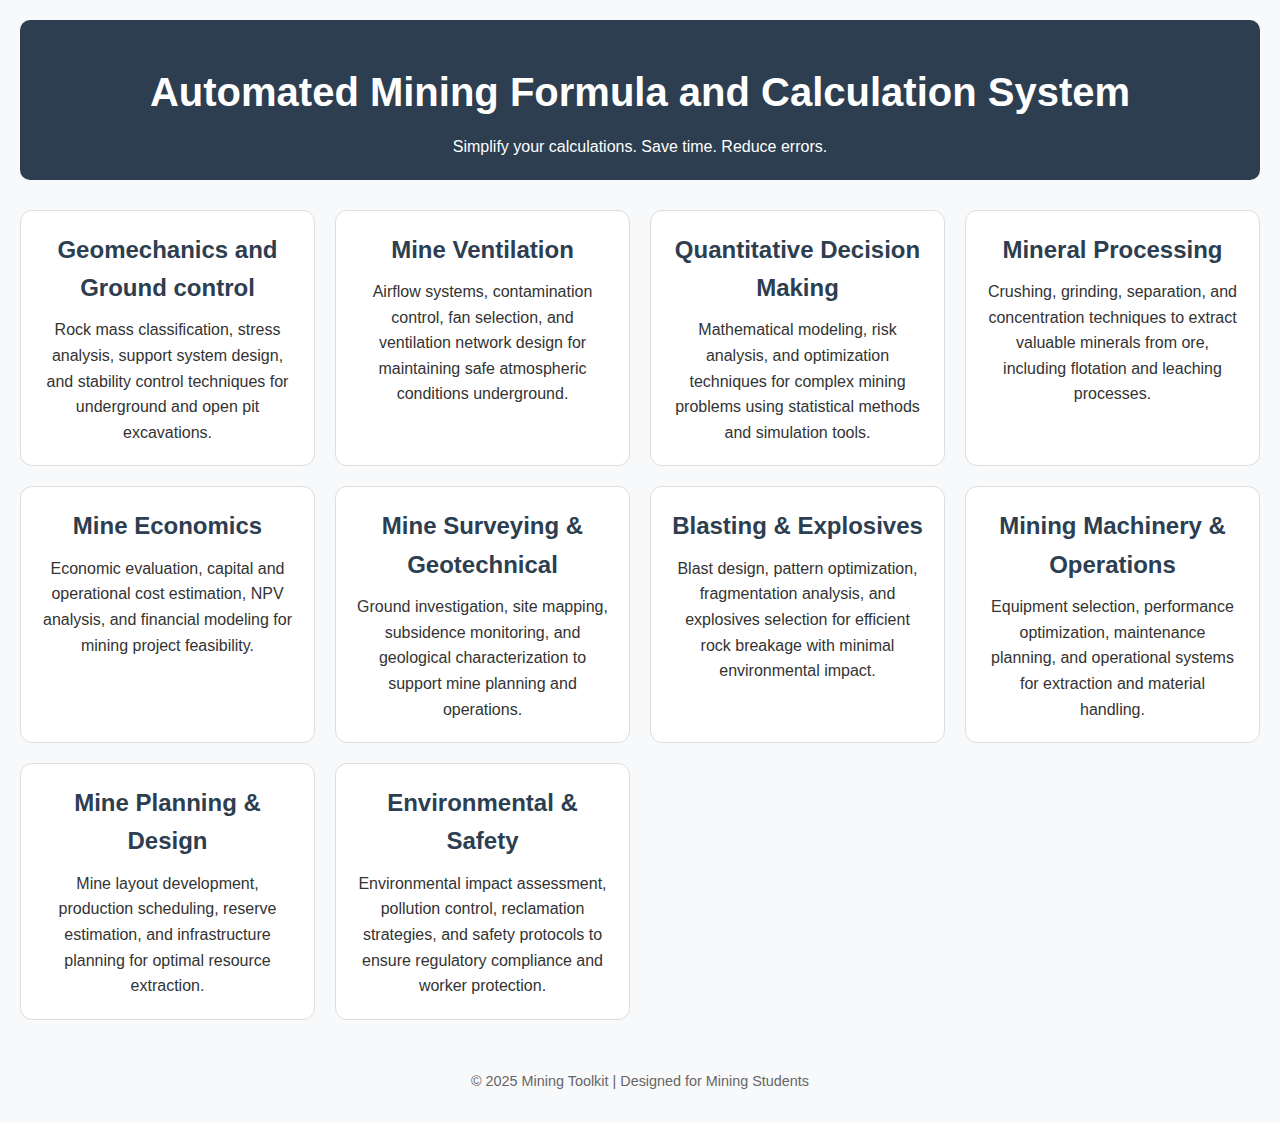
<file: index.html>
<!DOCTYPE html>
<html lang="en">
<head>
    <meta charset="UTF-8" />
    <meta name="viewport" content="width=device-width, initial-scale=1.0"/>
    <title>Mining Engineering Tools</title>
    <link rel="stylesheet" href="style.css" />
</head>
<body>
    <header>
        <h1>Automated Mining Formula and Calculation System </h1>
        <p>Simplify your calculations. Save time. Reduce errors.</p>
    </header>

    <main>
        <section class="grid">
            <!-- Add links to actual pages later -->
            <a href="geomechanics.html" target="_blank" class="card">
                <h2>Geomechanics and Ground control</h2>
                <p>Rock mass classification, stress analysis, support system design, and stability control techniques for underground and open pit excavations.</p>
            </a>

            <a href="ventilation.html" target="_blank" class="card">
                <h2>Mine Ventilation</h2>
                <p>Airflow systems, contamination control, fan selection, and ventilation network design for maintaining safe atmospheric conditions underground.</p>
            </a>

            <a href="QDM.html" target="_blank" class="card">
                <h2>Quantitative Decision Making</h2>
                <p>Mathematical modeling, risk analysis, and optimization techniques for complex mining problems using statistical methods and simulation tools.</p>
            </a>

            <a href="mineral-processing.html" target="_blank" class="card">
                <h2>Mineral Processing</h2>
                <p>Crushing, grinding, separation, and concentration techniques to extract valuable minerals from ore, including flotation and leaching processes.</p>
            </a>

            <a href="mine-economics.html" target="_blank" class="card">
                <h2>Mine Economics</h2>
                <p>Economic evaluation, capital and operational cost estimation, NPV analysis, and financial modeling for mining project feasibility.</p>
            </a>




            <a href="mine_surveying.html" target="_blank" class="card">
                <h2>Mine Surveying & Geotechnical</h2>
                <p>Ground investigation, site mapping, subsidence monitoring, and geological characterization to support mine planning and operations.</p>
            </a>

            <a href="blasting.html" target="_blank" class="card">
                <h2>Blasting & Explosives</h2>
                <p>Blast design, pattern optimization, fragmentation analysis, and explosives selection for efficient rock breakage with minimal environmental impact.</p>
            </a>

            <a href="machinery.html" target="_blank" class="card">
                <h2>Mining Machinery & Operations</h2>
                <p>Equipment selection, performance optimization, maintenance planning, and operational systems for extraction and material handling.</p>
            </a>

            <a href="mine_palnning.html" target="_blank" class="card">
                <h2>Mine Planning & Design</h2>
                <p>Mine layout development, production scheduling, reserve estimation, and infrastructure planning for optimal resource extraction.</p>
            </a>

            <a href="Environmental.html" target="_blank" class="card">
                <h2>Environmental & Safety</h2>
                <p>Environmental impact assessment, pollution control, reclamation strategies, and safety protocols to ensure regulatory compliance and worker protection.</p>
            </a>

            <!-- Add more sections as needed -->
        </section>
    </main>

    <footer>
        <p>&copy; 2025 Mining Toolkit | Designed for Mining Students</p>
    </footer>
</body>
</html>
</file>
<file: style.css>
/* Reset & base styles */
* {
  margin: 0;
  padding: 0;
  box-sizing: border-box;
}

body {
  font-family: 'Segoe UI', Tahoma, Geneva, Verdana, sans-serif;
  background-color: #f8f9fa;
  color: #333;
  line-height: 1.6;
  padding: 20px;
}

/* Header */
header {
  text-align: center;
  padding: 40px 20px 20px;
  background-color: #2c3e50;
  color: #fff;
  border-radius: 10px;
}

header h1 {
  font-size: 2.5rem;
  margin-bottom: 10px;
}

/* Grid section */
.grid {
  display: grid;
  grid-template-columns: repeat(auto-fit, minmax(250px, 1fr));
  gap: 20px;
  margin-top: 30px;
}

/* Cards */
.card {
  background-color: #ffffff;
  border: 1px solid #ddd;
  border-radius: 12px;
  padding: 20px;
  text-align: center;
  text-decoration: none;
  color: inherit;
  transition: transform 0.2s ease, box-shadow 0.2s ease;
}

.card:hover {
  transform: translateY(-5px);
  box-shadow: 0 6px 12px rgba(0, 0, 0, 0.1);
}

.card h2 {
  margin-bottom: 10px;
  color: #2c3e50;
}

/* Footer */
footer {
  text-align: center;
  margin-top: 40px;
  padding: 10px;
  color: #666;
  font-size: 0.9rem;
}
</file>
